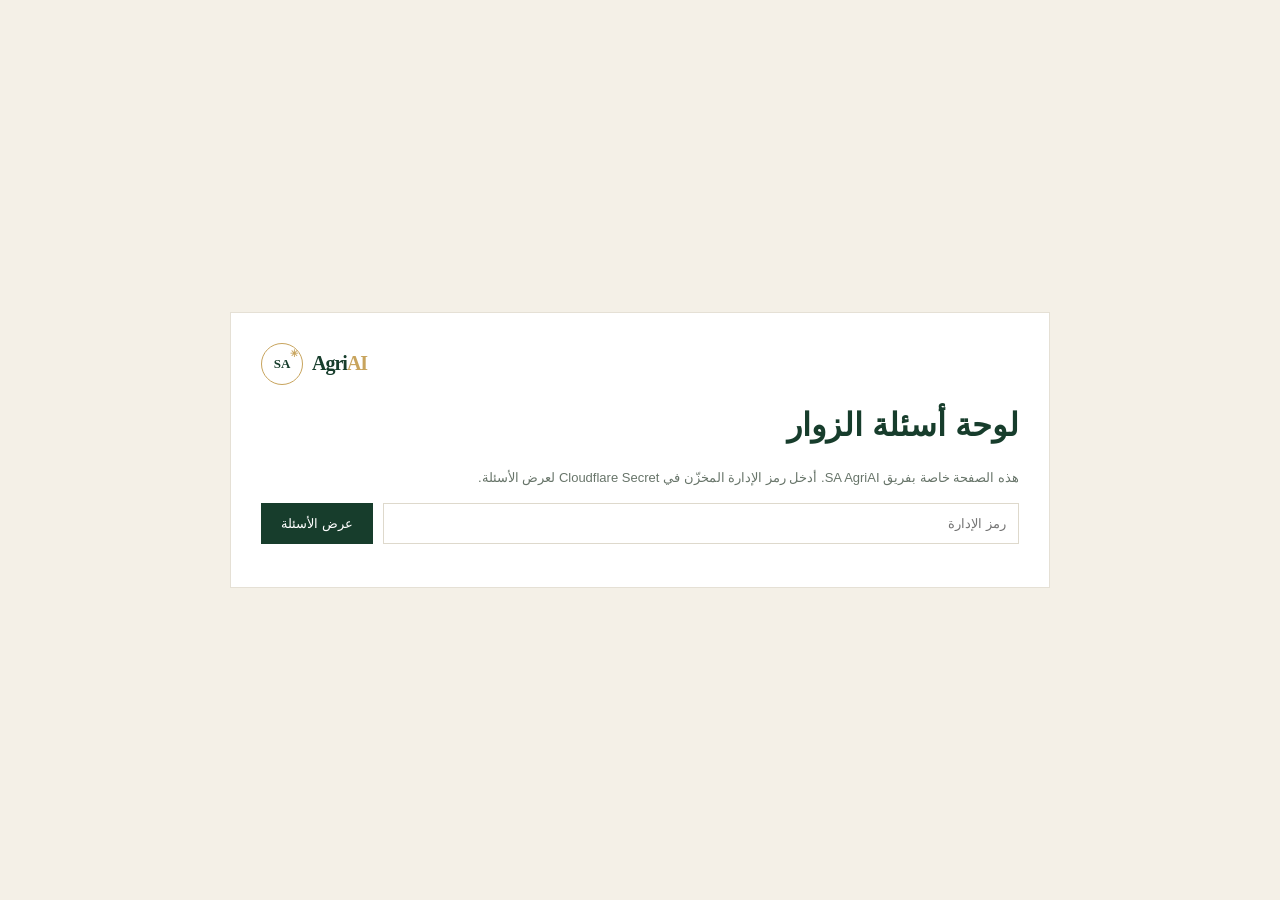
<file: admin.html>
<!doctype html><html lang="ar" dir="rtl"><head><meta charset="UTF-8"><meta name="viewport" content="width=device-width,initial-scale=1"><title>إدارة الأسئلة | SA AgriAI</title><link rel="stylesheet" href="styles.css"><link rel="stylesheet" href="admin.css"></head><body><main class="admin-wrap"><div class="admin-card"><a class="brand" href="index.html"><span class="brand-mark">SA<span>✳</span></span><span class="brand-name">Agri<span>AI</span></span></a><h1>لوحة أسئلة الزوار</h1><p>هذه الصفحة خاصة بفريق SA AgriAI. أدخل رمز الإدارة المخزّن في Cloudflare Secret لعرض الأسئلة.</p><form id="adminLogin"><input id="adminToken" type="password" autocomplete="current-password" placeholder="رمز الإدارة" required><button type="submit">عرض الأسئلة</button></form><p id="adminStatus" role="status"></p><div id="questionList"></div></div></main><script src="admin.js"></script></body></html>
</file>
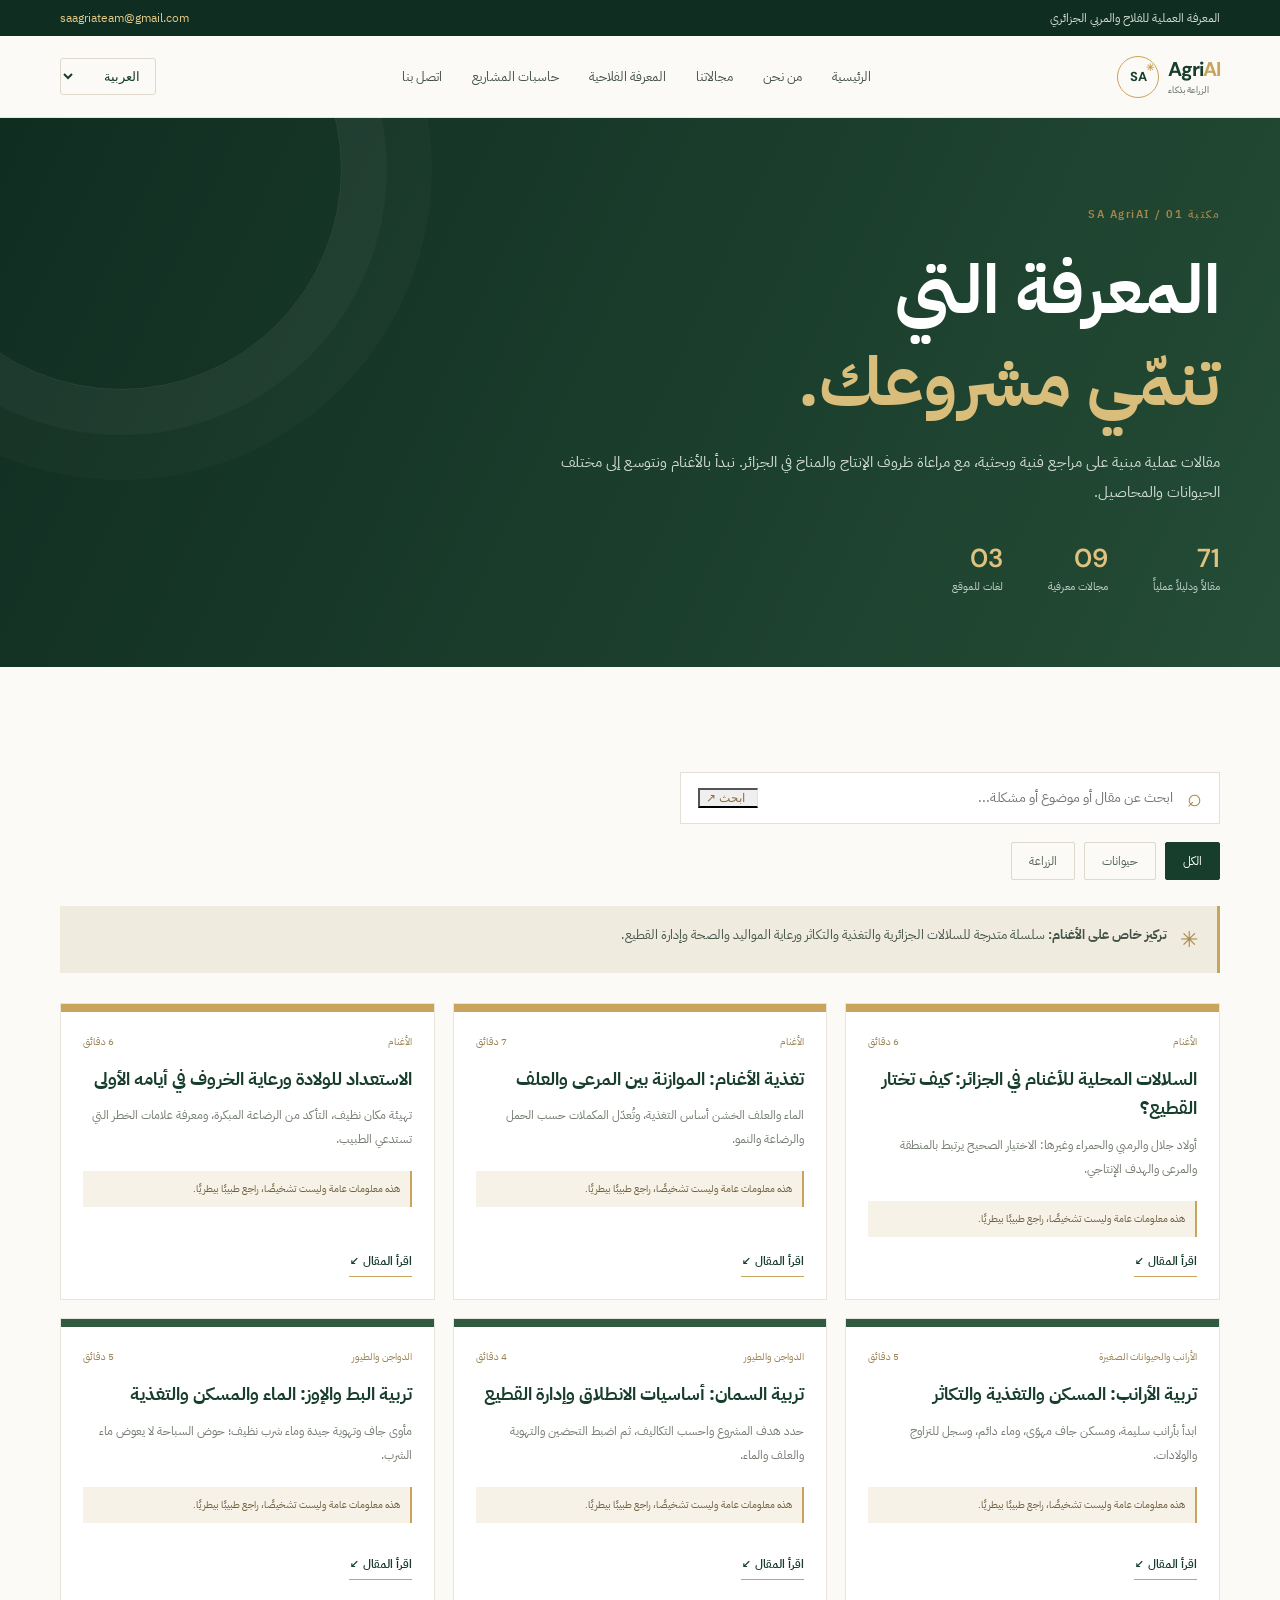
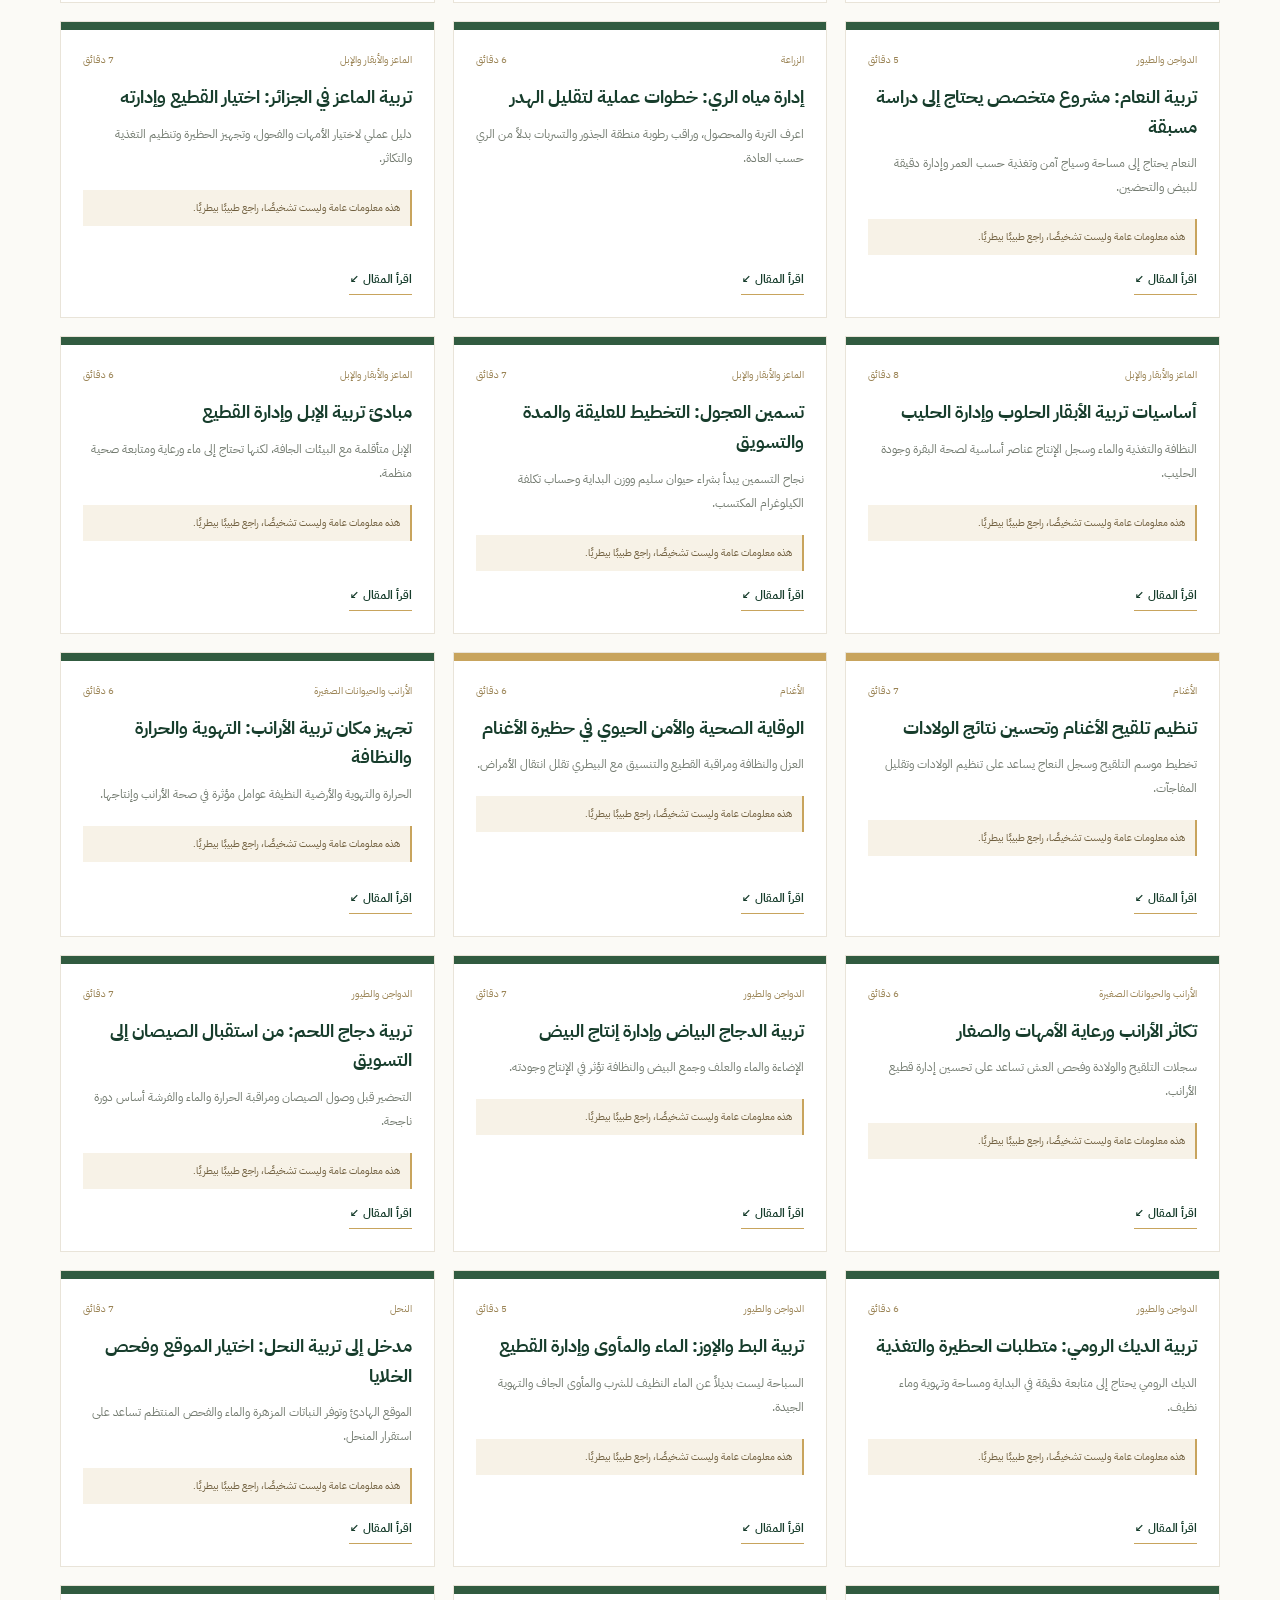
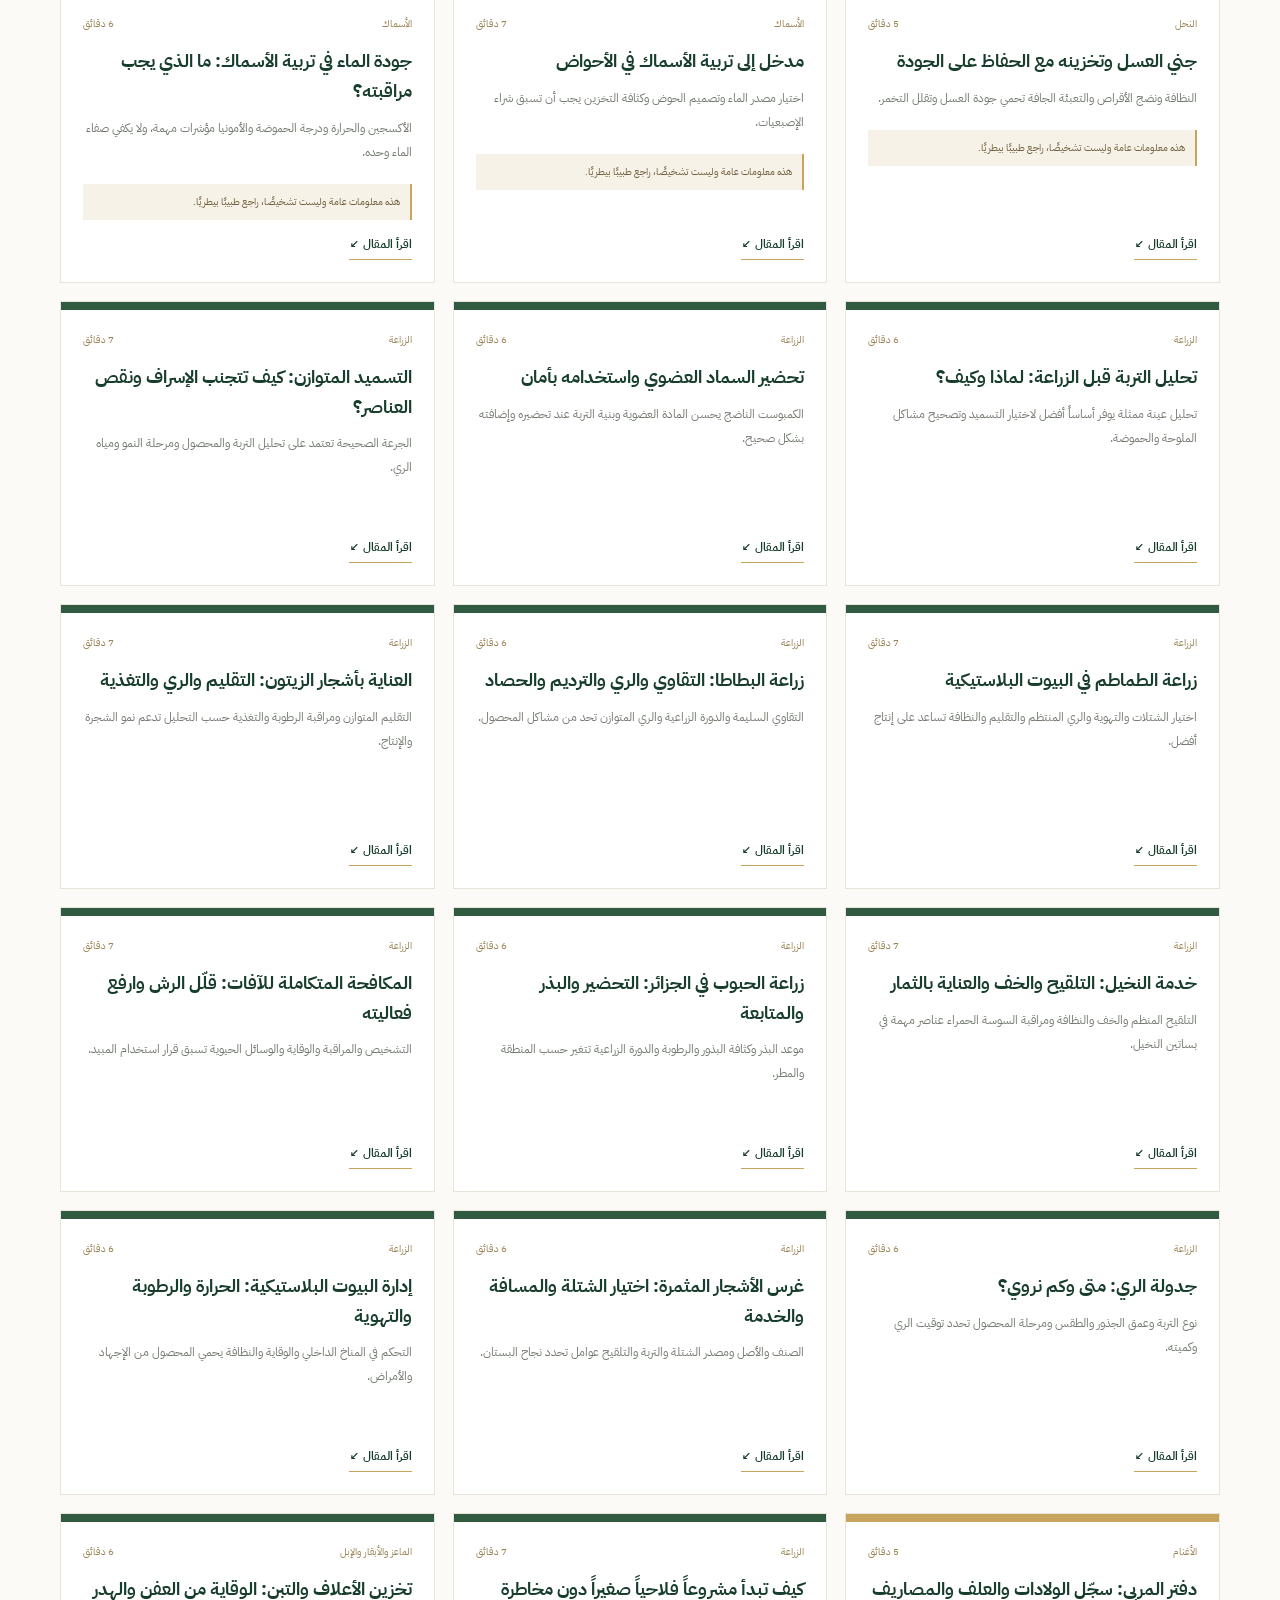
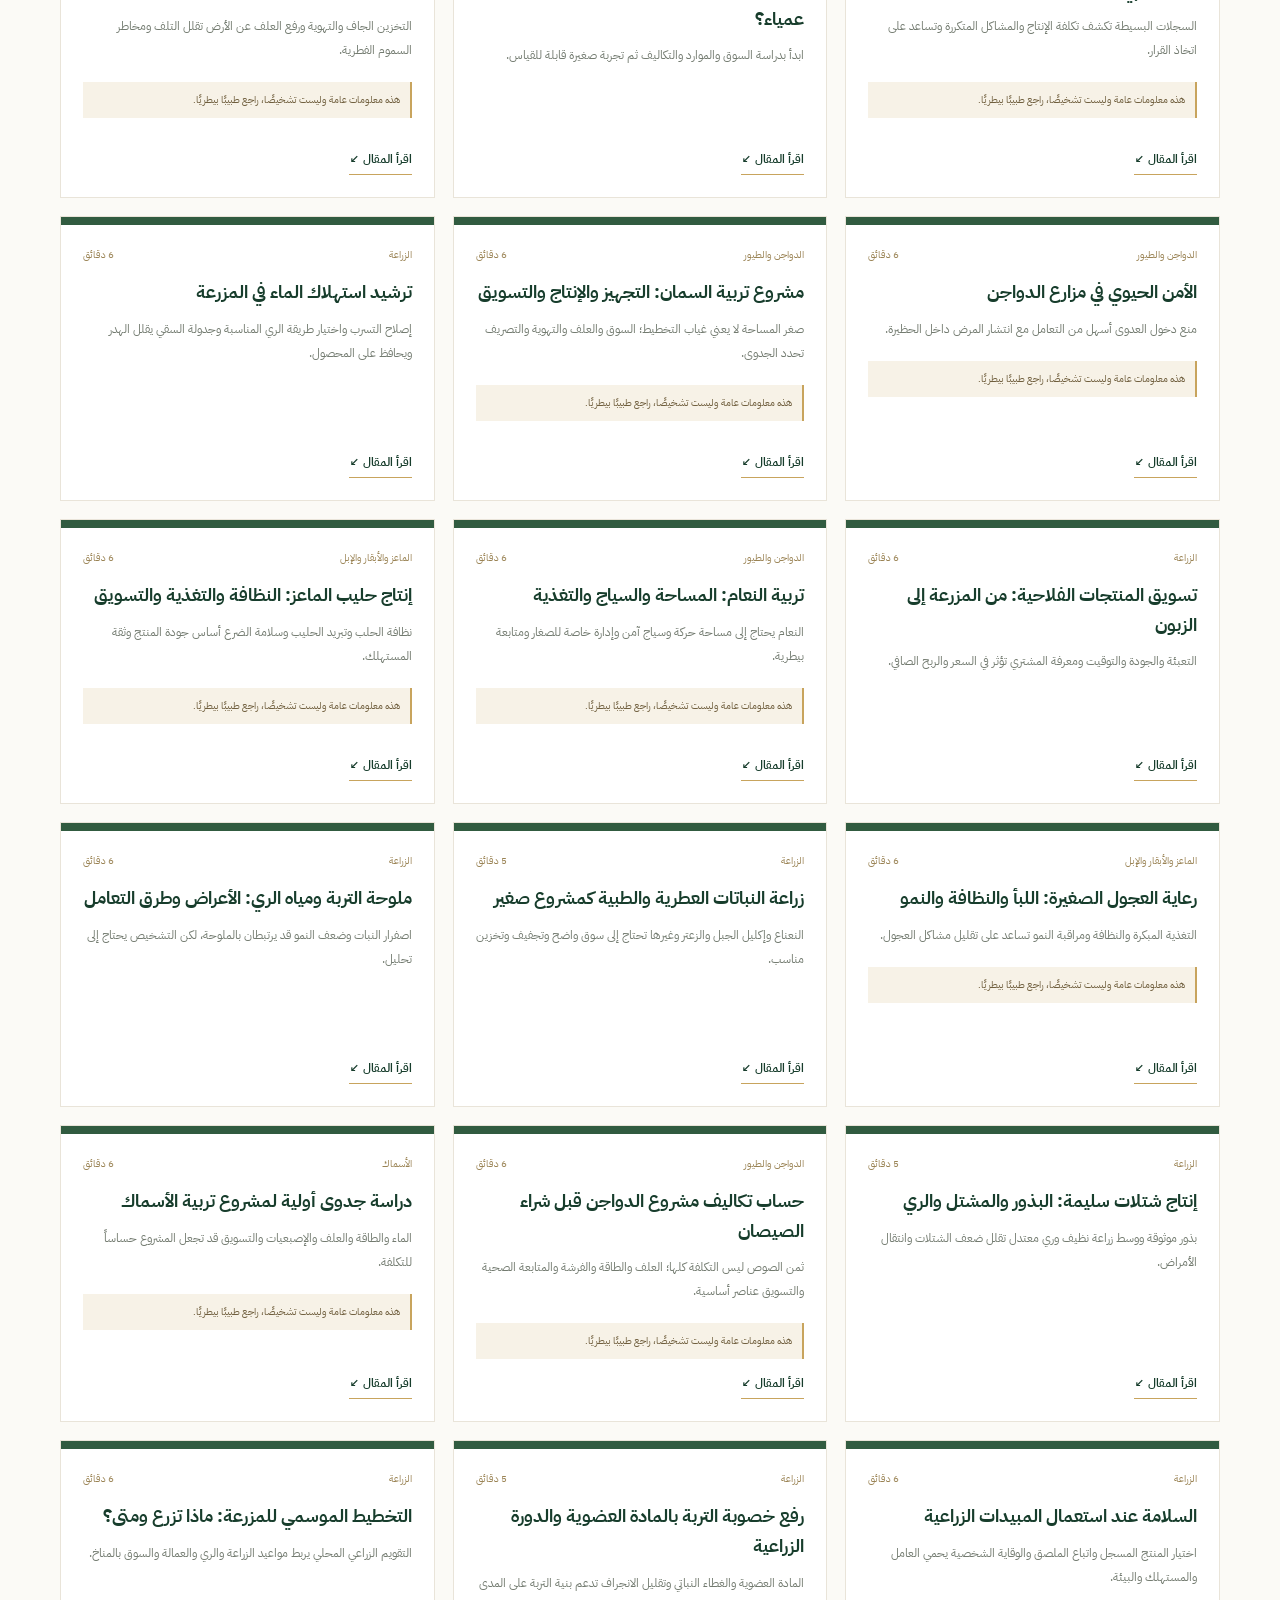
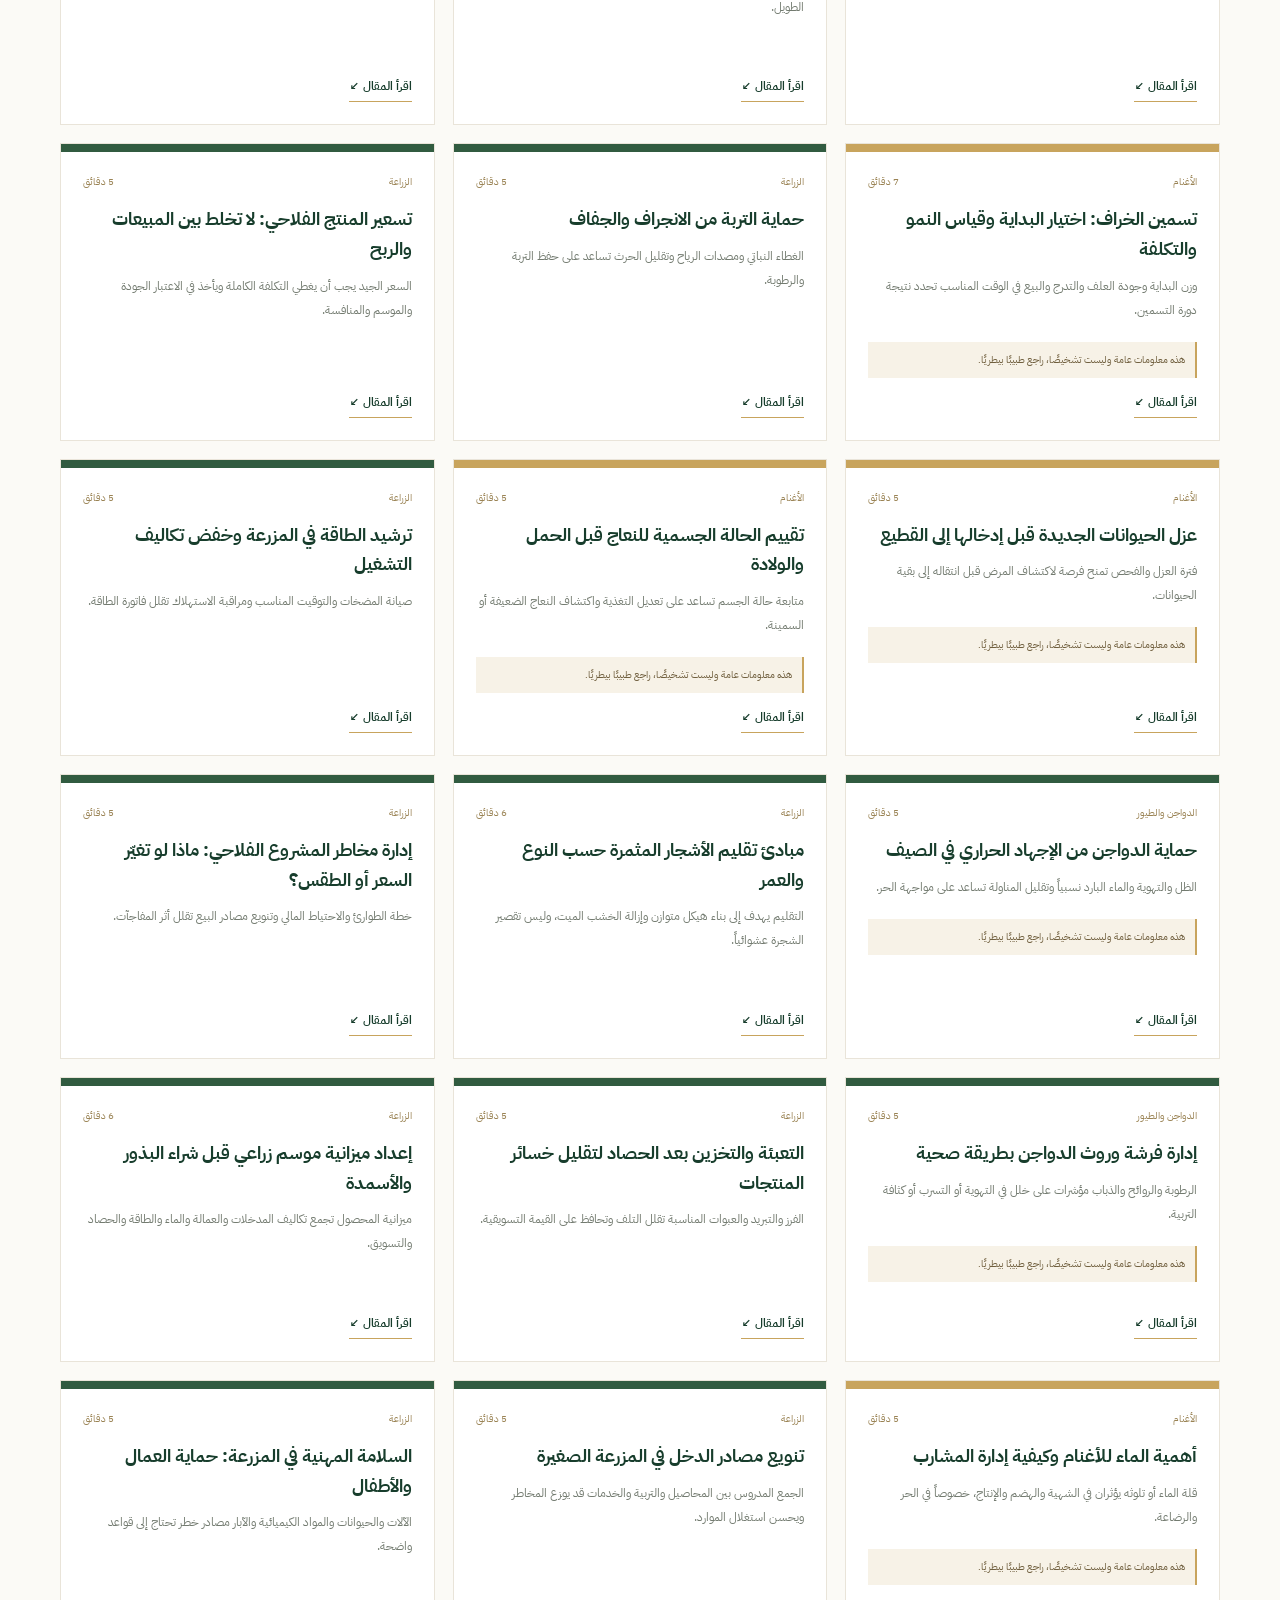
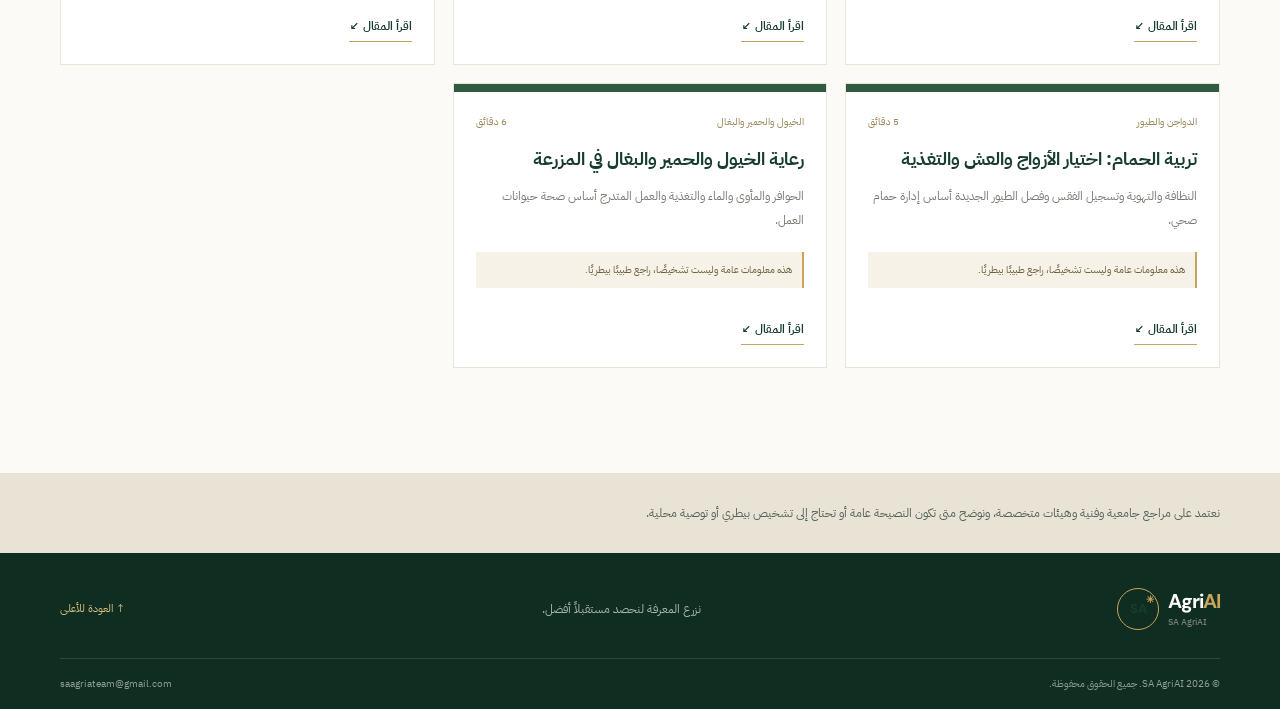
<file: knowledge.html>
<!doctype html>
<html lang="ar" dir="rtl"><head><meta charset="UTF-8"><meta name="viewport" content="width=device-width, initial-scale=1"><meta name="theme-color" content="#173d2c"><meta name="description" content="مقالات وإرشادات عملية في تربية الأغنام والحيوانات والزراعة في الجزائر من SA AgriAI."><title>المعرفة الفلاحية | SA AgriAI</title><link rel="preconnect" href="https://fonts.googleapis.com"><link rel="preconnect" href="https://fonts.gstatic.com" crossorigin><link href="https://fonts.googleapis.com/css2?family=DM+Sans:wght@400;500;600;700&family=IBM+Plex+Sans+Arabic:wght@400;500;600;700&display=swap" rel="stylesheet"><link rel="stylesheet" href="styles.css"><link rel="stylesheet" href="knowledge.css"></head>
<body><div class="topline"><div class="container topline-inner"><span data-k="top">المعرفة العملية للفلاح والمربي الجزائري</span><span class="top-contact"><a href="mailto:saagriateam@gmail.com">saagriateam@gmail.com</a></span></div></div>
<header class="site-header"><div class="container nav-wrap"><a class="brand" href="index.html"><span class="brand-mark">SA<span>✳</span></span><span class="brand-name">Agri<span>AI</span><small data-k="brand">الزراعة بذكاء</small></span></a><button class="menu-toggle" id="menuToggle" aria-label="Open menu" aria-expanded="false"><span></span><span></span><span></span></button><nav class="main-nav" id="mainNav"><a href="index.html#home" data-k="home">الرئيسية</a><a href="index.html#about" data-k="about">من نحن</a><a href="index.html#services" data-k="services">مجالاتنا</a><a class="active" href="knowledge.html" data-k="knowledge">المعرفة الفلاحية</a><a href="tools.html" data-k="tools">حاسبات المشاريع</a><a href="index.html#contact" data-k="contact">اتصل بنا</a></nav><label class="language-select"><span class="sr-only">Language</span><select id="languageSelect" aria-label="Choose language"><option value="ar">العربية</option><option value="fr">Français</option><option value="en">English</option></select></label></div></header>
<main><section class="library-hero"><div class="container"><p class="section-kicker" data-k="eyebrow">مكتبة SA AgriAI / 01</p><h1 data-k="title">المعرفة التي<br><em>تنمّي مشروعك.</em></h1><p class="library-lead" data-k="lead">مقالات عملية مبنية على مراجع فنية وبحثية، مع مراعاة ظروف الإنتاج والمناخ في الجزائر. نبدأ بالأغنام ونتوسع إلى مختلف الحيوانات والمحاصيل.</p><div class="library-stats"><span><strong>0</strong><small data-k="statArticles">مقالات افتتاحية</small></span><span><strong>04</strong><small data-k="statAreas">مجالات معرفية</small></span><span><strong>03</strong><small data-k="statLang">لغات للموقع</small></span></div></div></section>
<section class="library section-pad"><div class="container"><div class="library-tools"><div class="search-box"><span>⌕</span><input id="articleSearch" type="search" placeholder="ابحث عن مقال أو مشكلة..." aria-label="Search articles"><button class="search-submit" type="button" id="articleSearchGo">ابحث ↗</button></div><div class="filter-row"><button class="filter-chip selected" data-filter="all" data-k="all">الكل</button><button class="filter-chip" data-filter="animals">حيوانات</button><button class="filter-chip" data-filter="crops">الزراعة</button></div><div class="animal-types" id="animalTypes" aria-label="Animal types" hidden><span class="topic-label" data-animal-label="heading">حسب الحيوان:</span><button class="filter-chip selected" data-animal="all">الكل</button><button class="filter-chip" data-animal="sheep">أغنام</button><button class="filter-chip" data-animal="goats">ماعز</button><button class="filter-chip" data-animal="cattle">أبقار</button><button class="filter-chip" data-animal="camels">إبل</button><button class="filter-chip" data-animal="poultry">دواجن</button><button class="filter-chip" data-animal="bees">نحل</button><button class="filter-chip" data-animal="rabbits">أرانب</button></div><div class="topic-row" id="animalTopics" aria-label="Animal knowledge topics" hidden><span class="topic-label">مواضيع الحيوانات:</span><button class="filter-chip selected" data-topic="all">الكل</button><button class="filter-chip" data-topic="disease">مرض</button><button class="filter-chip" data-topic="feeding">تغذية</button><button class="filter-chip" data-topic="behavior">سلوك</button><button class="filter-chip" data-topic="reproduction">تكاثر</button><button class="filter-chip" data-topic="housing">إيواء</button><button class="filter-chip" data-topic="prevention">وقاية</button></div></div><div class="featured-note"><span>✳</span><p data-k="note"><strong>تركيز خاص على الأغنام:</strong> سلسلة متدرجة للسلالات الجزائرية والتغذية والتكاثر ورعاية المواليد والصحة وإدارة القطيع.</p></div><div class="article-grid" id="articleGrid" aria-live="polite"></div><p class="no-results" id="noResults" hidden data-k="empty">لم نعثر على مقالات تطابق بحثك.</p></div></section><section class="source-note"><div class="container"><p data-k="sourceNote">نعتمد على مراجع جامعية وفنية وهيئات متخصصة، ونوضح متى تكون النصيحة عامة أو تحتاج إلى تشخيص بيطري أو توصية محلية.</p></div></section></main>
<footer class="site-footer"><div class="container footer-top"><a class="brand footer-brand" href="index.html"><span class="brand-mark">SA<span>✳</span></span><span class="brand-name">Agri<span>AI</span><small>SA AgriAI</small></span></a><p data-k="footer">نزرع المعرفة لنحصد مستقبلاً أفضل.</p><a class="back-top" href="#">↑ <span data-k="back">العودة للأعلى</span></a></div><div class="container footer-bottom"><span>© <span id="year"></span> SA AgriAI. <span data-k="rights">جميع الحقوق محفوظة.</span></span><span>saagriateam@gmail.com</span></div></footer>
<dialog class="article-dialog" id="articleDialog"><div class="dialog-head"><span class="dialog-category" id="dialogCategory"></span><button class="dialog-close" id="dialogClose" aria-label="Close">×</button></div><h2 id="dialogTitle"></h2><p class="dialog-summary" id="dialogSummary"></p><div class="dialog-body" id="dialogBody"></div><div class="dialog-sources"><strong data-k="sources">مراجع للقراءة</strong><div id="dialogSources"></div></div><p class="medical-note" data-k="disclaimer">هذه معلومات تثقيفية عامة وليست تشخيصاً أو وصفة علاجية. استشر طبيباً بيطرياً عند المرض أو النفوق أو تعسر الولادة.</p></dialog>
<script src="app.js"></script><script src="knowledge.js"></script></body></html>
</file>
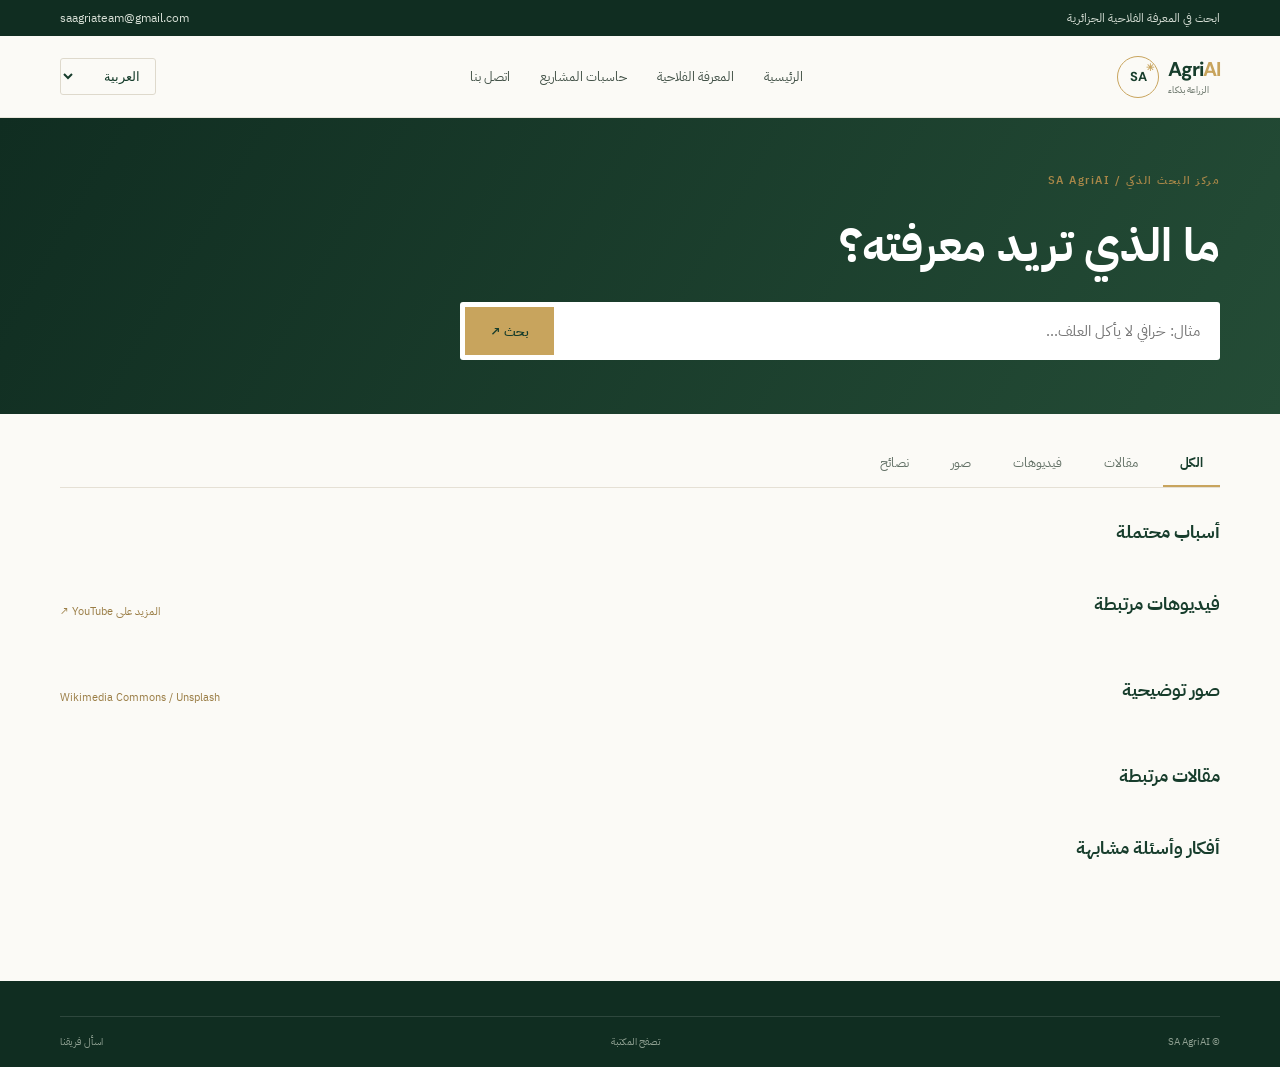
<file: results.html>
<!doctype html>
<html lang="ar" dir="rtl"><head><meta charset="UTF-8"><meta name="viewport" content="width=device-width,initial-scale=1"><meta name="theme-color" content="#173d2c"><title>نتائج البحث | SA AgriAI</title><link rel="preconnect" href="https://fonts.googleapis.com"><link rel="preconnect" href="https://fonts.gstatic.com" crossorigin><link href="https://fonts.googleapis.com/css2?family=DM+Sans:wght@400;500;600;700&family=IBM+Plex+Sans+Arabic:wght@400;500;600;700&display=swap" rel="stylesheet"><link rel="stylesheet" href="styles.css"><link rel="stylesheet" href="results.css"></head>
<body><div class="topline"><div class="container topline-inner"><span>ابحث في المعرفة الفلاحية الجزائرية</span><a href="mailto:saagriateam@gmail.com">saagriateam@gmail.com</a></div></div>
<header class="site-header"><div class="container nav-wrap"><a class="brand" href="index.html"><span class="brand-mark">SA<span>✳</span></span><span class="brand-name">Agri<span>AI</span><small>الزراعة بذكاء</small></span></a><nav class="main-nav"><a href="index.html">الرئيسية</a><a href="knowledge.html">المعرفة الفلاحية</a><a href="tools.html">حاسبات المشاريع</a><a href="index.html#contact">اتصل بنا</a></nav><label class="language-select"><span class="sr-only">Language</span><select id="languageSelect" aria-label="Choose language"><option value="ar">العربية</option><option value="fr">Français</option><option value="en">English</option></select></label></div></header>
<main class="results-main"><section class="results-hero"><div class="container"><p class="section-kicker" id="resultsKicker">مركز البحث الذكي / SA AgriAI</p><h1 id="resultsTitle">ما الذي تريد معرفته؟</h1><form id="searchForm" class="results-search"><input id="queryInput" type="search" placeholder="مثال: خرافي لا يأكل العلف..." autocomplete="off"><button id="searchButton" type="submit">بحث ↗</button></form><p id="resultMeta" class="result-meta" aria-live="polite"></p></div></section>
<section class="container results-content"><nav class="result-tabs" aria-label="أنواع النتائج"><button class="active" data-tab="all">الكل</button><button data-tab="articles">مقالات</button><button data-tab="videos">فيديوهات</button><button data-tab="images">صور</button><button data-tab="tips">نصائح</button></nav>
<section class="result-panel" data-panel="all"><div id="quickSolution"></div><section class="result-section"><h2 id="causesHeading">أسباب محتملة</h2><div id="possibleCauses" class="cause-grid"></div></section><section class="result-section"><div class="section-title"><h2 id="videosHeading">فيديوهات مرتبطة</h2><a id="youtubeMore" target="_blank" rel="noopener noreferrer">المزيد على YouTube ↗</a></div><div id="videoStrip" class="media-strip"></div></section><section class="result-section"><div class="section-title"><h2 id="imagesHeading">صور توضيحية</h2><span class="source-label" id="imageSourcesLabel">Wikimedia Commons / Unsplash</span></div><div id="imageStrip" class="image-strip"></div></section><section class="result-section"><h2 id="articlesHeading">مقالات مرتبطة</h2><div id="articleResults" class="result-articles"></div></section><section class="result-section"><h2 id="ideasHeading">أفكار وأسئلة مشابهة</h2><div id="similarIdeas" class="idea-list"></div></section></section>
<section class="result-panel" data-panel="articles" hidden><div id="articleResultsTab" class="result-articles"></div></section><section class="result-panel" data-panel="videos" hidden><div id="videoGrid" class="video-grid"></div></section><section class="result-panel" data-panel="images" hidden><div id="imageGrid" class="image-grid"></div></section><section class="result-panel" data-panel="tips" hidden><div id="tipsGrid" class="tips-grid"></div></section>
<section id="emptyState" class="empty-state" hidden><h2 id="emptyHeading">لم نجد نتيجة مطابقة تماماً.</h2><p id="emptyDescription">جرّب كلمات قريبة، أو تصفح المواضيع المقترحة، أو أرسل سؤالك لفريق SA AgriAI.</p><form id="askForm" class="ask-form"><label id="askLabel" for="visitorQuestion">اكتب سؤالك لفريقنا</label><textarea id="visitorQuestion" rows="3" placeholder="اشرح المشكلة أو السؤال..." required minlength="5"></textarea><button id="askButton" type="submit">إرسال السؤال ↗</button><p id="askStatus" role="status"></p></form><a class="btn btn-gold" id="emailFallback" href="mailto:saagriateam@gmail.com?subject=سؤال%20فلاحي">أو راسلنا بالبريد ↗</a><div id="nearbyTopics"></div></section>
</section></main><footer class="site-footer"><div class="container footer-bottom"><span>© SA AgriAI</span><a href="knowledge.html">تصفح المكتبة</a><a href="mailto:saagriateam@gmail.com">اسأل فريقنا</a></div></footer>
<dialog id="imageDialog" class="image-dialog"><button id="imageClose" class="dialog-close">×</button><img id="largeImage" alt=""><p id="imageAttribution"></p><a id="imageSourceLink" target="_blank" rel="noopener noreferrer">فتح المصدر الأصلي ↗</a></dialog>
<script src="knowledge.js"></script><script src="results.js"></script></body></html>
</file>
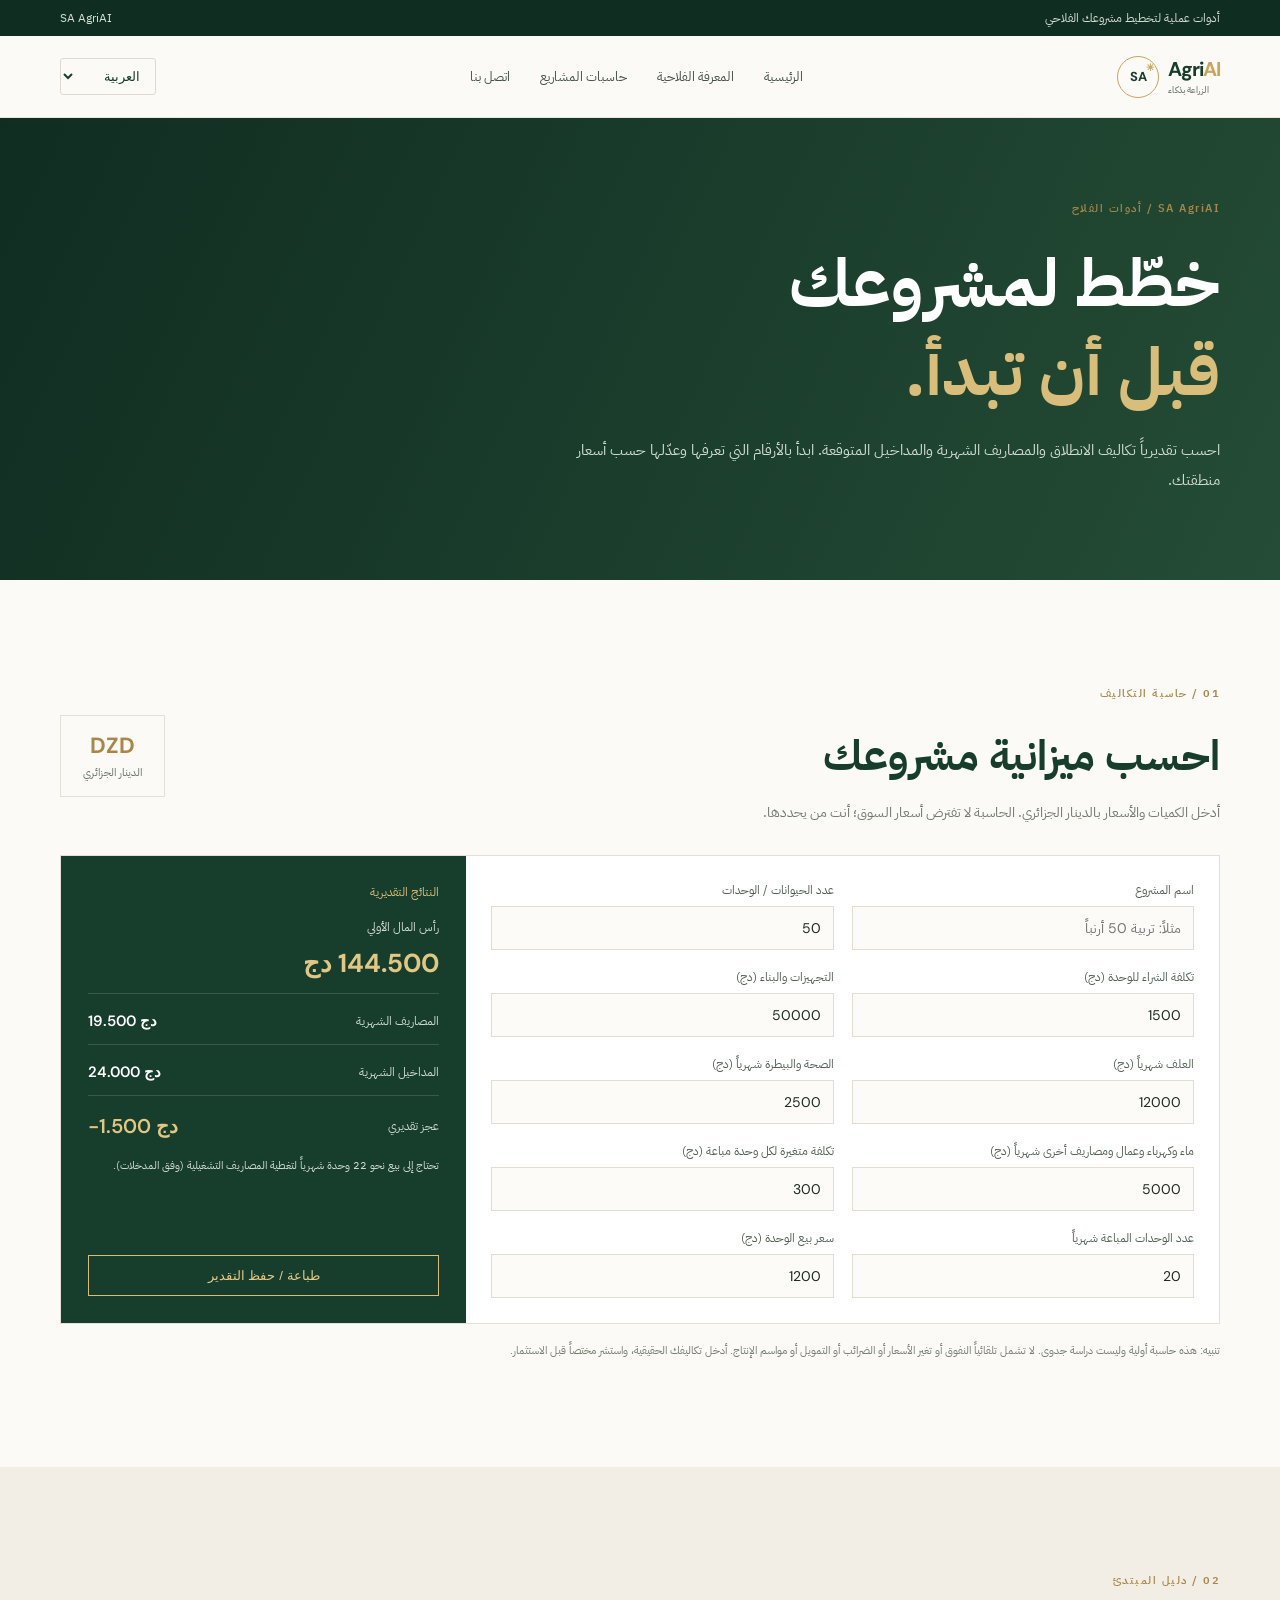
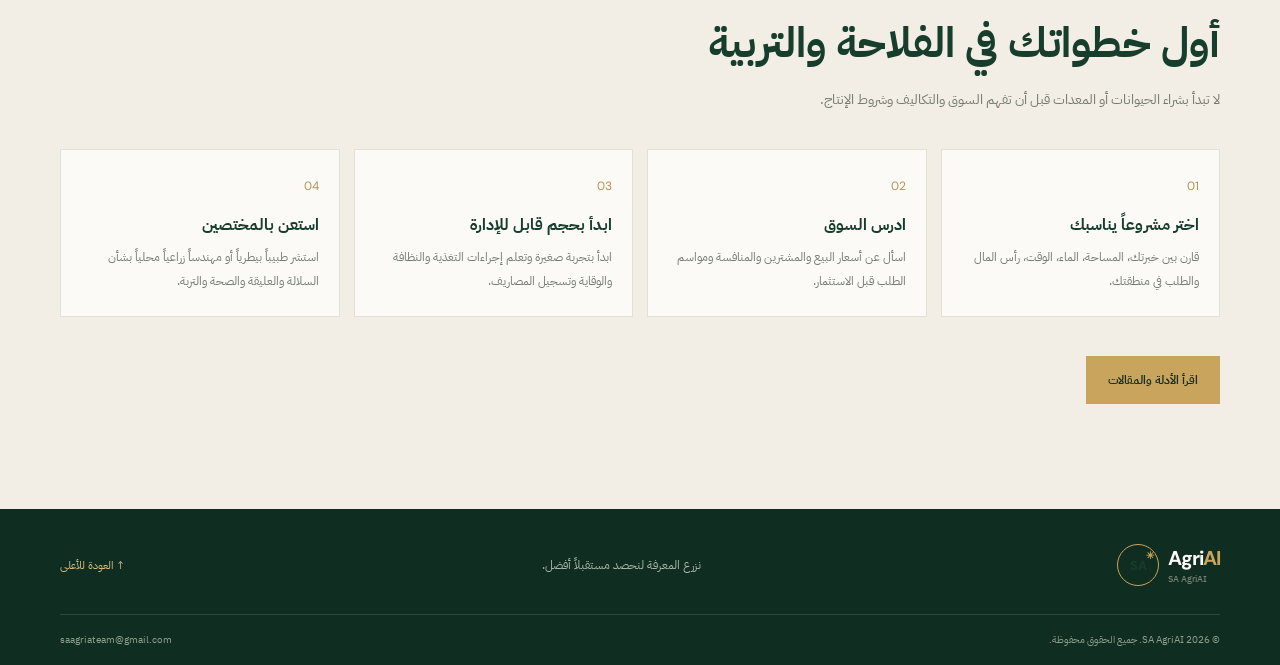
<file: tools.html>
<!doctype html>
<html lang="ar" dir="rtl">
<head>
<meta charset="UTF-8"><meta name="viewport" content="width=device-width,initial-scale=1"><meta name="theme-color" content="#173d2c">
<meta name="description" content="أدوات SA AgriAI لتقدير تكاليف المشاريع الفلاحية والتخطيط للانطلاق في الجزائر.">
<title>حاسبة المشروع الفلاحي | SA AgriAI</title>
<link rel="preconnect" href="https://fonts.googleapis.com"><link rel="preconnect" href="https://fonts.gstatic.com" crossorigin>
<link href="https://fonts.googleapis.com/css2?family=DM+Sans:wght@400;500;600;700&family=IBM+Plex+Sans+Arabic:wght@400;500;600;700&display=swap" rel="stylesheet">
<link rel="stylesheet" href="styles.css"><link rel="stylesheet" href="tools.css">
</head>
<body>
<div class="topline"><div class="container topline-inner"><span data-t="top">أدوات عملية لتخطيط مشروعك الفلاحي</span><span class="top-contact">SA AgriAI</span></div></div>
<header class="site-header"><div class="container nav-wrap">
<a class="brand" href="index.html"><span class="brand-mark">SA<span>✳</span></span><span class="brand-name">Agri<span>AI</span><small data-t="brand">الزراعة بذكاء</small></span></a>
<button class="menu-toggle" id="menuToggle" aria-label="Open menu" aria-expanded="false"><span></span><span></span><span></span></button>
<nav class="main-nav" id="mainNav"><a href="index.html" data-t="home">الرئيسية</a><a href="knowledge.html" data-t="knowledge">المعرفة الفلاحية</a><a class="active" href="tools.html" data-t="tools">حاسبات المشاريع</a><a href="index.html#contact" data-t="contact">اتصل بنا</a></nav>
<label class="language-select"><span class="sr-only">Language</span><select id="languageSelect" aria-label="Choose language"><option value="ar">العربية</option><option value="fr">Français</option><option value="en">English</option></select></label>
</div></header>
<main>
<section class="tools-hero"><div class="container"><p class="section-kicker" data-t="eyebrow">SA AgriAI / أدوات الفلاح</p><h1 data-t="title">خطّط لمشروعك<br><em>قبل أن تبدأ.</em></h1><p data-t="lead">احسب تقديرياً تكاليف الانطلاق والمصاريف الشهرية والمداخيل المتوقعة. ابدأ بالأرقام التي تعرفها وعدّلها حسب أسعار منطقتك.</p></div></section>
<section class="section-pad"><div class="container">
<div class="tool-intro"><div><p class="section-kicker" data-t="calcKicker">01 / حاسبة التكاليف</p><h2 data-t="calcTitle">احسب ميزانية مشروعك</h2><p data-t="calcLead">أدخل الكميات والأسعار بالدينار الجزائري. الحاسبة لا تفترض أسعار السوق؛ أنت من يحددها.</p></div><div class="currency-note"><strong>DZD</strong><span data-t="currency">الدينار الجزائري</span></div></div>
<div class="calculator">
<div class="calc-fields">
<div class="field"><label for="projectName" data-t="projectName">اسم المشروع</label><input id="projectName" type="text" data-placeholder="projectPlaceholder" placeholder="مثلاً: تربية 50 أرنباً"></div>
<div class="field"><label for="animals" data-t="quantity">عدد الحيوانات / الوحدات</label><input id="animals" type="number" min="0" step="1" value="50"></div>
<div class="field"><label for="purchase" data-t="purchase">تكلفة الشراء للوحدة (دج)</label><input id="purchase" type="number" min="0" step="100" value="1500"></div>
<div class="field"><label for="equipment" data-t="equipment">التجهيزات والبناء (دج)</label><input id="equipment" type="number" min="0" step="1000" value="50000"></div>
<div class="field"><label for="feed" data-t="feed">العلف شهرياً (دج)</label><input id="feed" type="number" min="0" step="100" value="12000"></div>
<div class="field"><label for="health" data-t="health">الصحة والبيطرة شهرياً (دج)</label><input id="health" type="number" min="0" step="100" value="2500"></div>
<div class="field"><label for="other" data-t="other">ماء وكهرباء وعمال ومصاريف أخرى شهرياً (دج)</label><input id="other" type="number" min="0" step="100" value="5000"></div>
<div class="field"><label for="variableCost" data-t="variableCost">تكلفة متغيرة لكل وحدة مباعة (دج)</label><input id="variableCost" type="number" min="0" step="10" value="300"></div>
<div class="field"><label for="revenueUnits" data-t="revenueUnits">عدد الوحدات المباعة شهرياً</label><input id="revenueUnits" type="number" min="0" step="1" value="20"></div>
<div class="field"><label for="salePrice" data-t="salePrice">سعر بيع الوحدة (دج)</label><input id="salePrice" type="number" min="0" step="100" value="1200"></div>
</div>
<div class="calc-results" aria-live="polite">
<p class="result-label" data-t="results">النتائج التقديرية</p>
<div class="result-main"><span data-t="startup">رأس المال الأولي</span><strong id="startupResult">—</strong></div>
<div class="result-line"><span data-t="monthlyCost">المصاريف الشهرية</span><strong id="monthlyResult">—</strong></div>
<div class="result-line"><span data-t="monthlyRevenue">المداخيل الشهرية</span><strong id="revenueResult">—</strong></div>
<div class="result-net"><span data-t="net">الصافي الشهري التقديري</span><strong id="netResult">—</strong></div>
<p class="result-note" id="breakEven">—</p>
<button class="print-button" id="printButton" data-t="print">طباعة / حفظ التقدير</button>
</div>
</div>
<p class="calc-disclaimer" data-t="disclaimer">تنبيه: هذه حاسبة أولية وليست دراسة جدوى. لا تشمل تلقائياً النفوق أو تغير الأسعار أو الضرائب أو التمويل أو مواسم الإنتاج. أدخل تكاليفك الحقيقية، واستشر مختصاً قبل الاستثمار.</p>
</div></section>
<section class="starter-section section-pad"><div class="container"><p class="section-kicker" data-t="starterKicker">02 / دليل المبتدئ</p><h2 data-t="starterTitle">أول خطواتك في الفلاحة والتربية</h2><p class="starter-lead" data-t="starterLead">لا تبدأ بشراء الحيوانات أو المعدات قبل أن تفهم السوق والتكاليف وشروط الإنتاج.</p>
<div class="starter-grid">
<article><b>01</b><h3 data-t="step1Title">اختر مشروعاً يناسبك</h3><p data-t="step1Text">قارن بين خبرتك، المساحة، الماء، الوقت، رأس المال والطلب في منطقتك.</p></article>
<article><b>02</b><h3 data-t="step2Title">ادرس السوق</h3><p data-t="step2Text">اسأل عن أسعار البيع والمشترين والمنافسة ومواسم الطلب قبل الاستثمار.</p></article>
<article><b>03</b><h3 data-t="step3Title">ابدأ بحجم قابل للإدارة</h3><p data-t="step3Text">ابدأ بتجربة صغيرة وتعلم إجراءات التغذية والنظافة والوقاية وتسجيل المصاريف.</p></article>
<article><b>04</b><h3 data-t="step4Title">استعن بالمختصين</h3><p data-t="step4Text">استشر طبيباً بيطرياً أو مهندساً زراعياً محلياً بشأن السلالة والعليقة والصحة والتربة.</p></article>
</div><a class="btn btn-dark" href="knowledge.html" data-t="readGuides">اقرأ الأدلة والمقالات <span>↙</span></a>
</div></section>
</main>
<footer class="site-footer"><div class="container footer-top"><a class="brand footer-brand" href="index.html"><span class="brand-mark">SA<span>✳</span></span><span class="brand-name">Agri<span>AI</span><small>SA AgriAI</small></span></a><p data-t="footer">نزرع المعرفة لنحصد مستقبلاً أفضل.</p><a class="back-top" href="#">↑ <span data-t="back">العودة للأعلى</span></a></div><div class="container footer-bottom"><span>© <span id="year"></span> SA AgriAI. <span data-t="rights">جميع الحقوق محفوظة.</span></span><span>saagriateam@gmail.com</span></div></footer>
<script src="tools.js"></script>
</body></html>
</file>
<file: styles.css>
:root{--forest:#173d2c;--deep:#102d21;--green:#315b40;--gold:#c8a45d;--cream:#f4f0e7;--paper:#fbfaf6;--ink:#1c2a21;--muted:#788078}*{box-sizing:border-box}html{scroll-behavior:smooth;scroll-padding-top:88px}body{margin:0;background:var(--paper);color:var(--ink);font-family:"IBM Plex Sans Arabic","DM Sans",sans-serif}body[dir="ltr"]{font-family:"DM Sans","IBM Plex Sans Arabic",sans-serif}a{color:inherit;text-decoration:none}.container{width:min(1160px,calc(100% - 48px));margin:auto}.topline{background:var(--deep);color:#d7dfd6;font-size:12px;padding:9px 0}.topline-inner{display:flex;justify-content:space-between;gap:20px}.top-contact a{color:#e3c987}.site-header{height:82px;background:rgba(251,250,246,.96);position:sticky;top:0;z-index:20;border-bottom:1px solid #e9e6dc;backdrop-filter:blur(12px)}.nav-wrap{height:100%;display:flex;align-items:center;justify-content:space-between;gap:28px}.brand{display:flex;align-items:center;gap:9px;direction:ltr}.brand-mark{width:42px;height:42px;border:1px solid var(--gold);border-radius:50%;display:grid;place-items:center;font:700 13px "DM Sans";color:var(--forest);position:relative}.brand-mark span{color:var(--gold);font-size:10px;position:absolute;top:4px;right:4px}.brand-name{font:700 20px "DM Sans";color:var(--forest);letter-spacing:-1px}.brand-name>span{color:var(--gold)}.brand-name small{display:block;font:500 9px "IBM Plex Sans Arabic";letter-spacing:0;color:#778177;margin-top:1px}.main-nav{display:flex;align-items:center;gap:30px}.main-nav a{font-size:13px;color:#435248;transition:.2s}.main-nav a:hover{color:#b28b43}.language-select select{background:transparent;border:1px solid #ded9cc;border-radius:3px;padding:9px 11px;color:var(--forest);font:500 12px inherit;cursor:pointer}.menu-toggle{display:none;background:none;border:0;padding:8px}.menu-toggle span{display:block;width:23px;height:2px;background:var(--forest);margin:5px}.hero{min-height:620px;height:min(720px,calc(100vh - 110px));position:relative;display:flex;align-items:center;color:white;background:linear-gradient(90deg,rgba(12,37,25,.9),rgba(15,43,29,.68) 52%,rgba(15,43,29,.18)),url("https://images.unsplash.com/photo-1500382017468-9049fed747ef?auto=format&fit=crop&w=2200&q=85") center/cover}.hero-shade{position:absolute;inset:0;background:linear-gradient(0deg,rgba(9,30,19,.3),transparent 45%)}.hero-content{position:relative;padding-top:12px}.eyebrow,.section-kicker{display:flex;align-items:center;gap:10px;font-size:11px;letter-spacing:1.5px;color:var(--gold);font-weight:600}.eyebrow span:first-child{width:27px;height:1px;background:var(--gold)}.hero h1{font-size:clamp(44px,6.3vw,78px);line-height:1.24;font-weight:600;letter-spacing:-2px;margin:25px 0 18px;max-width:700px}.hero h1 em,h2 em{font-style:normal;color:#d9bd7b}.hero-content>p{font-size:15px;line-height:2;max-width:530px;color:#e0e6df;margin:0}.hero-actions{display:flex;align-items:center;gap:30px;margin-top:35px}.btn{display:inline-flex;align-items:center;gap:24px;padding:15px 22px;font-size:12px;font-weight:600;transition:.25s}.btn span{font-size:17px}.btn-gold{background:var(--gold);color:#172e21}.btn-gold:hover{background:#e1c782;transform:translateY(-2px)}.text-link{font-size:12px;color:white}.text-link span{margin-inline-start:10px;color:var(--gold)}.hero-note{position:absolute;bottom:36px;inset-inline-start:max(24px,calc((100% - 1160px)/2));display:flex;align-items:center;gap:12px;color:#d4dbd2;font-size:11px}.note-line{width:36px;height:1px;background:var(--gold)}.hero-index{position:absolute;bottom:35px;inset-inline-end:max(24px,calc((100% - 1160px)/2));font:13px "DM Sans";color:white}.hero-index span{color:var(--gold);padding:0 6px}.section-pad{padding:105px 0}.intro-grid{display:grid;grid-template-columns:1fr 1fr;gap:100px;align-items:start}.section-kicker{margin:0 0 22px;color:#a88748}.intro h2,.section-heading h2,.knowledge h2,.contact h2{font-size:clamp(34px,4vw,49px);line-height:1.4;font-weight:600;letter-spacing:-1.2px;margin:0;color:var(--forest)}.intro h2 em,.section-heading h2 em,.knowledge h2 em,.contact h2 em{color:#a98749}.intro-copy{padding-top:37px}.intro-copy p{font-size:16px;line-height:2.1;margin:0 0 16px}.intro-copy .muted{font-size:14px;color:var(--muted)}.under-link{display:inline-block;margin-top:18px;font-size:13px;font-weight:600;color:var(--forest);border-bottom:1px solid var(--gold);padding-bottom:9px}.under-link span{color:#a98749;margin-inline-start:15px}.services{background:var(--cream)}.section-heading{display:flex;justify-content:space-between;align-items:end;margin-bottom:45px;gap:30px}.section-heading>p{max-width:300px;color:#737b70;font-size:13px;line-height:2;margin:0 0 8px}.service-grid{display:grid;grid-template-columns:repeat(3,1fr);gap:16px}.service-card{position:relative;background:#fbfaf6;min-height:290px;padding:30px 28px;border:1px solid #e7e2d6;transition:.25s}.service-card:hover{transform:translateY(-5px);box-shadow:0 16px 35px #1b352010}.service-card.featured{background:var(--forest);color:white;border-color:var(--forest)}.service-number{font:12px "DM Sans";color:#a98a4d}.service-icon{font-size:34px;color:#b39150;margin:22px 0 13px}.service-card h3{font-size:19px;margin:0 0 12px;font-weight:600}.service-card p{font-size:13px;line-height:2;color:#7b8379;max-width:290px;margin:0}.service-card.featured p{color:#c4d0c5}.service-card>a{position:absolute;bottom:24px;inset-inline-end:27px;color:#b39150;font-size:20px}.knowledge{background:var(--forest);color:white;overflow:hidden}.knowledge-layout{display:grid;grid-template-columns:1fr 1fr;align-items:center;gap:90px}.knowledge h2{color:white}.knowledge-heading>p:not(.section-kicker){max-width:420px;color:#c7d2c8;font-size:14px;line-height:2.1;margin:23px 0 28px}.btn-dark{background:var(--gold);color:#182f22}.btn-dark:hover{background:#e2c986}.knowledge-visual{height:390px;background:#244d38;position:relative;overflow:hidden;display:grid;place-items:center}.visual-circle{width:300px;height:300px;border:1px solid #8c9d7c;border-radius:50%;position:absolute;box-shadow:0 0 0 35px #ffffff06,0 0 0 70px #ffffff05}.visual-circle:before,.visual-circle:after{content:"";position:absolute;inset:42px;border:1px solid #ffffff20;border-radius:50%}.visual-circle:after{inset:85px}.visual-label{position:relative;text-align:center;z-index:1}.visual-label>span,.visual-label small{font:10px "DM Sans";letter-spacing:3px;color:#d4bd83}.visual-label strong{display:block;font-size:45px;line-height:1.35;margin:18px 0;color:#fff;font-weight:500}.visual-stamp{position:absolute;bottom:25px;inset-inline-end:25px;font:10px/1.5 "DM Sans";letter-spacing:2px;color:#d4bd83;border:1px solid #d4bd8360;border-radius:50%;width:76px;height:76px;display:grid;place-content:center;text-align:center;transform:rotate(-12deg)}.quote-band{background:#e8e1d2;padding:45px 0}.quote-inner{display:flex;align-items:center;gap:25px}.quote-inner>span{font:80px Georgia;color:#b7985b;line-height:.7}.quote-inner p{font-size:18px;color:var(--forest);margin:0;flex:1}.quote-inner small{font:10px "DM Sans";letter-spacing:2px;color:#9b8354}.contact-grid{display:grid;grid-template-columns:1fr 1fr;gap:100px}.contact-lead{max-width:430px;color:#737b70;font-size:14px;line-height:2;margin-top:22px}.contact-details{padding-top:20px}.contact-details>a{display:flex;align-items:center;justify-content:space-between;gap:12px;padding:20px 0;border-bottom:1px solid #e5e1d7}.contact-details>a span{font:11px "DM Sans";color:#a48750;width:90px}.contact-details>a strong{font:600 15px "DM Sans";color:var(--forest);flex:1}.contact-details>a b{font:18px "DM Sans";color:#a48750}.social-row{display:flex;gap:23px;flex-wrap:wrap;margin-top:27px}.social-row a{font:11px "DM Sans";color:#657267}.social-row a:hover{color:#a48750}.site-footer{background:var(--deep);color:#d6dfd6;padding:35px 0 18px}.footer-top{display:flex;align-items:center;justify-content:space-between;gap:20px;padding-bottom:28px}.footer-brand .brand-name{color:white}.footer-top>p{font-size:12px;color:#aab8ab}.back-top{font-size:11px;color:#d7bd80}.footer-bottom{border-top:1px solid #ffffff20;padding-top:17px;display:flex;justify-content:space-between;gap:15px;color:#8fa092;font-size:10px}.sr-only{position:absolute;width:1px;height:1px;padding:0;margin:-1px;overflow:hidden;clip:rect(0,0,0,0);white-space:nowrap;border:0}body[dir="ltr"] .hero h1,body[dir="ltr"] h2{letter-spacing:-1.5px}body[dir="ltr"] .section-kicker{letter-spacing:1.5px}@media(max-width:850px){.main-nav{gap:16px}.main-nav a{font-size:12px}.intro-grid,.knowledge-layout,.contact-grid{gap:45px}.section-pad{padding:78px 0}.hero{min-height:580px}.service-card{padding:25px 20px}}@media(max-width:680px){.container{width:min(100% - 36px,560px)}.topline{font-size:10px}.site-header{height:70px}.menu-toggle{display:block;order:3}.language-select{margin-inline-start:auto}.main-nav{display:none;position:absolute;top:69px;inset-inline:0;background:var(--paper);padding:18px 24px 24px;border-bottom:1px solid #e7e2d6;box-shadow:0 15px 25px #102d2112;flex-direction:column;align-items:stretch;gap:0}.main-nav.open{display:flex}.main-nav a{padding:12px 0;border-bottom:1px solid #eee9df;font-size:14px}.hero{height:670px;min-height:0;max-height:calc(100svh - 90px);background-position:58% center}.hero h1{font-size:46px;letter-spacing:-1.5px}.hero-content>p{font-size:13px}.hero-actions{gap:20px;flex-wrap:wrap}.btn{padding:13px 16px}.hero-note{bottom:25px;font-size:9px}.hero-index{bottom:25px}.intro-grid,.knowledge-layout,.contact-grid{grid-template-columns:1fr;gap:22px}.section-pad{padding:65px 0}.intro-copy{padding-top:0}.intro h2,.section-heading h2,.knowledge h2,.contact h2{font-size:36px}.section-heading{display:block;margin-bottom:28px}.section-heading>p{margin-top:14px}.service-grid{grid-template-columns:1fr;gap:12px}.service-card{min-height:250px}.knowledge-visual{height:310px;margin-top:18px}.visual-circle{width:245px;height:245px}.visual-label strong{font-size:38px}.quote-inner{gap:12px;align-items:flex-start}.quote-inner p{font-size:15px;line-height:1.9}.quote-inner small{display:none}.contact-details{padding-top:5px}.contact-details>a strong{font-size:13px}.social-row{gap:17px}.footer-top{flex-wrap:wrap}.footer-top>p{order:3;width:100%;margin:0}.footer-bottom{font-size:9px}.brand-mark{width:38px;height:38px}}@media(prefers-reduced-motion:reduce){html{scroll-behavior:auto}*,*:before,*:after{transition:none!important}}
.home-discovery{background:#f4f0e7}.home-search{display:flex;max-width:760px;background:#fff;border:1px solid #e5e0d5;padding:5px;margin:30px 0 35px}.home-search input{flex:1;min-width:0;border:0;outline:0;padding:13px 16px;font:14px 'IBM Plex Sans Arabic',sans-serif}.home-search button{border:0;background:#c8a45d;color:#173d2c;padding:0 22px;font:600 12px 'IBM Plex Sans Arabic',sans-serif;cursor:pointer}.home-block{margin:34px 0}.home-block h3{font-size:18px;color:#173d2c;margin:0 0 15px}.home-chips{display:flex;gap:9px;flex-wrap:wrap}.home-chips a{background:#fff;border:1px solid #e5e0d5;padding:10px 14px;font-size:11px;color:#536257}.home-feature-grid{display:grid;grid-template-columns:1fr 1fr;gap:14px}.home-feature{background:#173d2c;color:#fff;padding:25px;min-height:205px}.home-feature>span{color:#d8bd7b;font-size:24px}.home-feature>p{font-size:12px;line-height:1.9;color:#d2ddd3}.home-feature h3{color:#fff;font-size:20px}.home-feature-light{background:#e8e1d2;color:#173d2c}.home-feature-light h3{color:#173d2c}.home-feature-light>p{color:#68756a}.home-feature-light a{font-size:12px;color:#8b713e;border-bottom:1px solid #c8a45d;padding-bottom:5px}.home-block-title{display:flex;align-items:center;justify-content:space-between;gap:12px}.home-block-title a{font-size:11px;color:#92753e}.home-article-grid{display:grid;grid-template-columns:repeat(3,1fr);gap:13px}.home-article{background:#fff;border:1px solid #e5e0d5;padding:17px}.home-article small{color:#a88748;font-size:10px}.home-article h4{color:#173d2c;font-size:14px;line-height:1.7;margin:8px 0}.home-article p{font-size:11px;line-height:1.8;color:#748076;margin:0}.home-video-grid{display:grid;grid-template-columns:repeat(3,1fr);gap:13px}.home-video{background:#fff;border:1px solid #e5e0d5}.home-video img{width:100%;aspect-ratio:16/9;object-fit:cover}.home-video p{padding:10px;font-size:11px;line-height:1.7;color:#536257}.browse-grid{display:grid;grid-template-columns:repeat(3,1fr);gap:10px}.browse-grid a{display:flex;align-items:center;gap:12px;background:#fff;border:1px solid #e5e0d5;padding:14px;color:#173d2c;font-size:12px}.browse-grid strong{font-size:22px}@media(max-width:680px){.home-feature-grid,.home-article-grid,.home-video-grid{grid-template-columns:1fr}.browse-grid{grid-template-columns:repeat(2,1fr)}.home-search button{padding:0 13px}.home-feature{min-height:0}}
</file>
<file: admin.css>
body{background:#f4f0e7}.admin-wrap{min-height:100vh;display:grid;place-items:center;padding:25px}.admin-card{width:min(820px,100%);background:#fff;padding:30px;border:1px solid #e5e0d5}.admin-card h1{color:#173d2c}.admin-card p{font-size:13px;line-height:1.9;color:#68756a}.admin-card form{display:flex;gap:10px}.admin-card input{flex:1;min-width:0;padding:12px;border:1px solid #ded9cc}.admin-card button{border:0;background:#173d2c;color:#fff;padding:0 20px;cursor:pointer}.question-item{border-top:1px solid #e5e0d5;padding:16px 0}.question-item p{white-space:pre-wrap}.question-item small{color:#9a7d45}
</file>
<file: knowledge.css>
.library-hero{background:linear-gradient(115deg,#102d21,#244c36);color:#fff;padding:88px 0 72px;position:relative;overflow:hidden}.library-hero:after{content:"";position:absolute;width:440px;height:440px;border:1px solid #ffffff18;border-radius:50%;inset-inline-end:-100px;top:-170px;box-shadow:0 0 0 45px #ffffff08,0 0 0 90px #ffffff05}.library-hero .container{position:relative;z-index:1}.library-hero h1{font-size:clamp(42px,6vw,68px);line-height:1.35;margin:18px 0;color:#fff}.library-hero h1 em{font-style:normal;color:#d9bd7b}.library-lead{max-width:670px;color:#d3ddd4;line-height:2;font-size:15px}.library-stats{display:flex;gap:45px;margin-top:34px}.library-stats span{display:grid;gap:3px}.library-stats strong{font:600 26px 'DM Sans';color:#dfc27f}.library-stats small{font-size:11px;color:#c4d0c5}.library{background:#fbfaf6}.library-tools{display:grid;gap:18px;margin-bottom:26px}.search-box{display:flex;align-items:center;gap:12px;background:white;border:1px solid #e5e0d5;padding:0 17px;max-width:540px;height:52px}.search-box span{font-size:25px;color:#a88748}.search-box input{width:100%;border:0;outline:0;background:transparent;font:14px 'IBM Plex Sans Arabic',sans-serif;color:#1c2a21}.filter-row{display:flex;gap:9px;flex-wrap:wrap}.filter-chip{border:1px solid #ded9cc;background:transparent;color:#536257;padding:9px 17px;font:12px 'IBM Plex Sans Arabic',sans-serif;cursor:pointer}.filter-chip:hover,.filter-chip.selected{background:#173d2c;color:white;border-color:#173d2c}.featured-note{display:flex;align-items:flex-start;gap:13px;background:#f0ebdf;border-inline-start:3px solid #c8a45d;padding:17px 19px;margin:20px 0 30px}.featured-note>span{color:#a88748;font-size:22px}.featured-note p{margin:0;color:#455449;font-size:13px;line-height:1.9}.article-grid{display:grid;grid-template-columns:repeat(3,minmax(0,1fr));gap:18px}.article-card{background:#fff;border:1px solid #e9e4d9;display:flex;flex-direction:column;min-height:285px;transition:.2s}.article-card:hover{transform:translateY(-4px);box-shadow:0 14px 30px #173d2c12}.article-card-top{height:8px;background:#315b40}.article-card[data-category="sheep"] .article-card-top{background:#c8a45d}.article-card-content{padding:22px;display:flex;flex-direction:column;flex:1}.article-meta{display:flex;justify-content:space-between;gap:10px;color:#9a8354;font-size:10px;margin-bottom:15px}.article-card h2{font-size:18px;line-height:1.65;color:#173d2c;margin:0 0 10px}.article-card p{font-size:12px;line-height:2;color:#737b70;margin:0 0 20px}.read-article{margin-top:auto;align-self:flex-start;border:0;border-bottom:1px solid #c8a45d;padding:0 0 6px;background:none;color:#173d2c;font:600 12px 'IBM Plex Sans Arabic',sans-serif;cursor:pointer}.no-results{padding:40px;text-align:center;color:#778078}.source-note{background:#e9e3d6;padding:28px 0}.source-note p{margin:0;color:#536257;font-size:12px;line-height:2}.article-dialog{width:min(760px,calc(100% - 28px));max-height:88vh;border:0;padding:30px;background:#fbfaf6;color:#1c2a21;box-shadow:0 25px 90px #0004}.article-dialog::backdrop{background:#0c2118b8;backdrop-filter:blur(3px)}.dialog-head{display:flex;justify-content:space-between;align-items:center}.dialog-category{font-size:11px;color:#a88748}.dialog-close{border:0;background:#eee9df;width:34px;height:34px;border-radius:50%;font-size:23px;cursor:pointer;color:#173d2c}.article-dialog h2{font-size:clamp(24px,4vw,34px);line-height:1.55;color:#173d2c;margin:18px 0 10px}.dialog-summary{color:#667268;font-size:14px;line-height:2;border-bottom:1px solid #e5e0d5;padding-bottom:18px}.dialog-body{font-size:14px;line-height:2.1}.dialog-body h3{font-size:16px;color:#315b40;margin:20px 0 6px}.dialog-body p{margin:8px 0}.dialog-sources{border-top:1px solid #e5e0d5;margin-top:24px;padding-top:18px;font-size:12px}.dialog-sources a{display:inline-block;color:#8c713d;text-decoration:underline;margin:8px 14px 0 0}.medical-note{margin-top:22px;padding:12px;background:#f0ebdf;color:#6d624e;font-size:11px;line-height:1.9}@media(max-width:850px){.article-grid{grid-template-columns:repeat(2,minmax(0,1fr))}}@media(max-width:600px){.library-hero{padding:65px 0 55px}.library-stats{gap:22px}.library-stats strong{font-size:22px}.article-grid{grid-template-columns:1fr}.article-card{min-height:0}.article-dialog{padding:22px 18px}.filter-chip{padding:8px 12px}}
.topic-row{display:flex;gap:8px;align-items:center;flex-wrap:wrap;margin-top:2px}.topic-label{font-size:12px;color:#68756a;margin-inline-end:5px}.animal-card-warning{background:#f7f2e7;border-inline-start:2px solid #c8a45d;padding:8px 10px;color:#705f3e!important;font-size:10px!important;margin:0 0 15px!important}.urgent-vet{margin:24px 0 15px;padding:16px;background:#fff2e9;border-inline-start:3px solid #b65b37}.urgent-vet h3{margin:0 0 8px;color:#8c3d25}.urgent-vet p{margin:0}.specialist-field{display:grid;gap:8px;margin:18px 0}.specialist-field label{font-size:12px;color:#536257}.specialist-field textarea{width:100%;border:1px solid #ded9cc;background:#fff;padding:12px;font:13px inherit;resize:vertical}.search-submit{white-space:nowrap;color:#8c713d;font-size:12px;border-inline-start:1px solid #e5e0d5;padding-inline-start:12px}.filter-row .filter-chip,.topic-row .filter-chip{border-radius:2px}

.animal-types{display:flex;gap:8px;align-items:center;flex-wrap:wrap;margin-top:12px}.animal-types .filter-chip{background:#fff}.animal-types .filter-chip.selected{background:#173d2c;color:#fff}

.animal-types[hidden],.topic-row[hidden]{display:none!important}
</file>
<file: results.css>
.results-hero{background:linear-gradient(120deg,#102d21,#244c36);padding:54px 0 42px;color:#fff}.results-hero h1{font-size:clamp(30px,4vw,46px);margin:10px 0 22px}.results-search{display:flex;max-width:760px;background:#fff;padding:5px;border-radius:3px}.results-search input{flex:1;min-width:0;border:0;outline:0;padding:13px 15px;font:15px 'IBM Plex Sans Arabic',sans-serif;color:#173d2c}.results-search button{border:0;background:#c8a45d;color:#173d2c;padding:0 25px;font:600 13px 'IBM Plex Sans Arabic',sans-serif;cursor:pointer}.result-meta{color:#d2dfd4;font-size:12px;margin:12px 0 0}.results-content{padding-top:26px;padding-bottom:75px}.result-tabs{display:flex;gap:8px;overflow:auto;border-bottom:1px solid #e5e0d5;margin-bottom:26px}.result-tabs button{border:0;background:none;padding:13px 17px;color:#637166;white-space:nowrap;cursor:pointer;font:13px 'IBM Plex Sans Arabic',sans-serif;border-bottom:2px solid transparent}.result-tabs button.active{color:#173d2c;border-color:#c8a45d;font-weight:700}.result-section{margin:30px 0}.result-section h2{font-size:18px;color:#173d2c;margin:0 0 15px}.section-title{display:flex;justify-content:space-between;align-items:center;gap:12px}.section-title a,.source-label{font-size:11px;color:#9a7d45}.quick-card{background:#f0ebdf;border-inline-start:4px solid #c8a45d;padding:20px 22px}.quick-card .result-type{font-size:10px;color:#92733a}.quick-card h2{margin:7px 0;font-size:20px;color:#173d2c}.quick-card p{font-size:13px;line-height:2;color:#526055;margin:0}.cause-grid{display:grid;grid-template-columns:repeat(3,1fr);gap:12px}.cause-card{border:1px solid #e9e4d9;padding:15px;background:#fff;font-size:12px;line-height:1.9}.result-articles{display:grid;gap:12px}.result-article{display:flex;gap:14px;padding:16px;border:1px solid #e9e4d9;background:white}.result-article .type-icon{font-size:20px;color:#a88748}.result-article h3{font-size:15px;margin:0 0 6px;color:#173d2c}.result-article p{font-size:12px;line-height:1.8;color:#6c786e;margin:0}.result-article button{margin-top:9px;border:0;border-bottom:1px solid #c8a45d;background:none;color:#173d2c;padding:0 0 4px;cursor:pointer;font:12px inherit}.media-strip,.image-strip{display:flex;gap:14px;overflow:auto;padding:2px 0 12px}.media-card{min-width:220px;max-width:250px;border:1px solid #e9e4d9;background:#fff;overflow:hidden}.media-card img{width:100%;aspect-ratio:16/9;object-fit:cover;display:block}.media-card button{border:0;background:none;text-align:start;padding:10px;color:#173d2c;font:12px/1.7 inherit;cursor:pointer}.image-card{min-width:150px;width:180px;border:1px solid #e9e4d9;background:white;cursor:pointer;padding:0;text-align:start}.image-card img{width:100%;height:125px;object-fit:cover}.image-card span{display:block;padding:8px;font-size:10px;color:#526055}.video-grid,.image-grid{display:grid;grid-template-columns:repeat(3,1fr);gap:15px}.video-grid .media-card,.image-grid .image-card{min-width:0;max-width:none;width:auto}.video-frame{width:100%;aspect-ratio:16/9;border:0}.tips-grid{display:grid;grid-template-columns:repeat(2,1fr);gap:12px}.tip-card{padding:16px;background:#f5f2e9;border:1px solid #e7e1d4;font-size:12px;line-height:1.9}.idea-list{display:flex;gap:9px;flex-wrap:wrap}.idea-list a{border:1px solid #e4dece;padding:9px 13px;font-size:11px;color:#59685d}.empty-state{padding:28px;text-align:center;background:#f5f2e9}.empty-state p{font-size:13px;color:#667268;line-height:1.9}.empty-state #nearbyTopics{display:flex;justify-content:center;gap:10px;flex-wrap:wrap;margin-top:20px}.image-dialog{border:0;padding:20px;max-width:min(900px,94vw);background:#fff}.image-dialog::backdrop{background:#000b}.image-dialog img{display:block;max-width:100%;max-height:75vh;object-fit:contain}.image-dialog p{font-size:12px;color:#59685d}.image-dialog .dialog-close{float:inline-end}@media(max-width:700px){.cause-grid,.video-grid,.image-grid,.tips-grid{grid-template-columns:1fr}.results-hero{padding:42px 0 32px}.result-article{padding:13px}.media-card{min-width:190px}}

.media-type{display:inline-block;padding:7px 10px;color:#96783f;font-size:10px;font-weight:600;background:#f6f2e8}.channel-link{display:block;padding:0 10px 10px;color:#8c713d;font-size:10px;text-decoration:underline}.image-card .media-type{display:block}
</file>
<file: tools.css>
.tools-hero{background:linear-gradient(115deg,#102d21,#244c36);color:#fff;padding:82px 0 70px}.tools-hero h1{font-size:clamp(42px,6vw,66px);line-height:1.35;margin:18px 0;color:#fff}.tools-hero h1 em{font-style:normal;color:#d9bd7b}.tools-hero> .container>p:last-child{max-width:650px;color:#d3ddd4;line-height:2;font-size:15px}.tool-intro{display:flex;justify-content:space-between;align-items:center;gap:25px;margin-bottom:28px}.tool-intro h2,.starter-section h2{font-size:clamp(28px,4vw,42px);color:var(--forest);margin:0 0 12px}.tool-intro>div:first-child>p:last-child,.starter-lead{color:#737b70;line-height:2;font-size:14px;margin:0}.currency-note{border:1px solid #e5e0d5;padding:15px 22px;display:grid;gap:4px;text-align:center}.currency-note strong{font:700 22px 'DM Sans';color:#a88748}.currency-note span{font-size:11px;color:#69756b}.calculator{display:grid;grid-template-columns:1.3fr .7fr;border:1px solid #e5e0d5;background:#fff}.calc-fields{padding:25px;display:grid;grid-template-columns:repeat(2,minmax(0,1fr));gap:18px}.field{display:grid;gap:7px}.field label{font-size:12px;color:#526055}.field input{width:100%;height:44px;border:1px solid #e1ddd3;background:#fcfbf8;padding:0 12px;font:14px 'DM Sans','IBM Plex Sans Arabic',sans-serif;color:#1c2a21;min-width:0}.field input:focus{outline:1px solid #b99859;border-color:#b99859}.calc-results{background:#173d2c;color:#fff;padding:27px;display:flex;flex-direction:column;gap:17px}.result-label{margin:0;color:#d9bd7b;font-size:12px}.result-main,.result-line,.result-net{display:flex;justify-content:space-between;align-items:center;gap:10px;padding-bottom:13px;border-bottom:1px solid #ffffff25}.result-main{display:grid}.result-main span,.result-line span,.result-net span{font-size:12px;color:#d1dbd1}.result-main strong{font:700 26px 'DM Sans';color:#e0c783}.result-line strong,.result-net strong{font:600 15px 'DM Sans';direction:ltr}.result-net{border:0;padding:0}.result-net strong{font-size:20px;color:#e0c783}.result-note{margin:0;color:#d1dbd1;font-size:11px;line-height:1.8}.print-button{margin-top:auto;border:1px solid #d9bd7b;background:transparent;color:#e4ca8c;padding:12px;cursor:pointer;font:600 12px inherit}.print-button:hover{background:#ffffff12}.calc-disclaimer{font-size:11px;line-height:2;color:#777e73;margin:16px 0 0}.starter-section{background:#f2eee5}.starter-grid{display:grid;grid-template-columns:repeat(4,1fr);gap:14px;margin:35px 0}.starter-grid article{background:#fbfaf6;padding:23px 20px;border:1px solid #e5e0d5}.starter-grid article>b{font:12px 'DM Sans';color:#b39150}.starter-grid h3{font-size:16px;color:#173d2c;margin:16px 0 8px}.starter-grid p{font-size:12px;line-height:2;color:#737b70;margin:0}.starter-section>.container>.btn{margin-top:4px}@media(max-width:850px){.calculator{grid-template-columns:1fr}.starter-grid{grid-template-columns:repeat(2,1fr)}}@media(max-width:600px){.tool-intro{align-items:flex-start}.currency-note{padding:10px 12px}.calc-fields{grid-template-columns:1fr;padding:18px}.calc-results{padding:22px}.starter-grid{grid-template-columns:1fr}.tools-hero{padding:60px 0 52px}}@media print{.topline,.site-header,.tools-hero,.starter-section,.site-footer,.print-button{display:none!important}.section-pad{padding:0}.calculator{border:1px solid #777}.calc-results{background:#fff;color:#111;border-inline-start:1px solid #777}.result-main span,.result-line span,.result-net span,.result-note{color:#333}.result-main strong,.result-net strong{color:#111}.calc-disclaimer{color:#333}}
</file>
